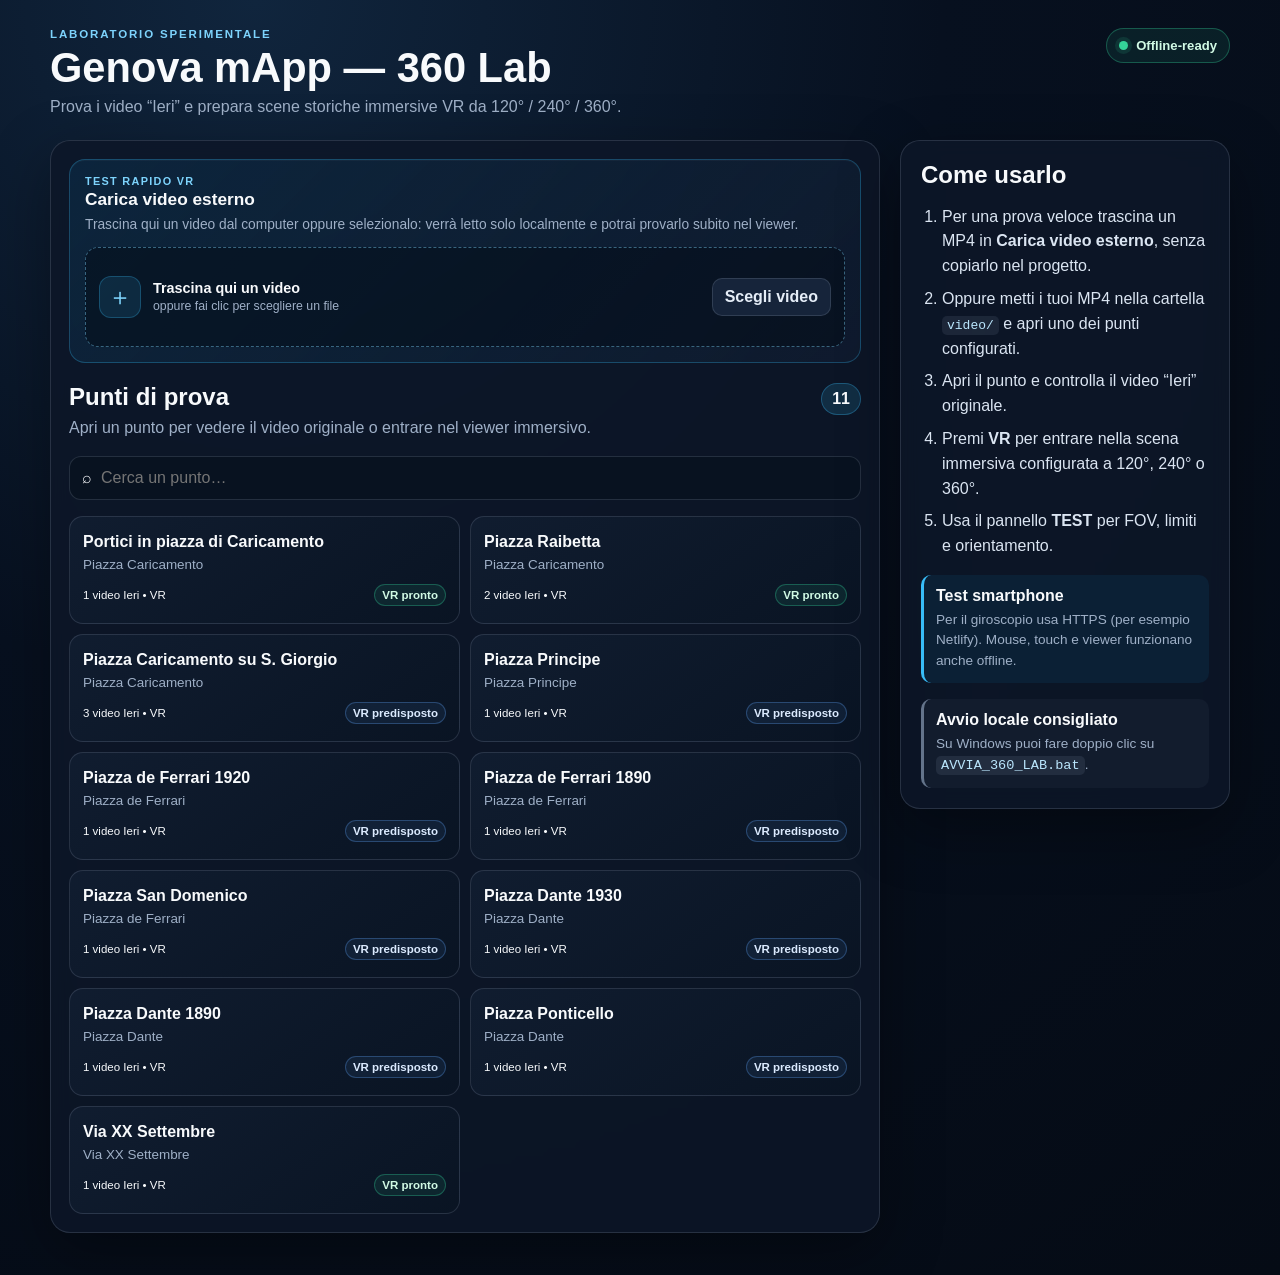
<file: index.html>
<!doctype html>
<html lang="it">
<head>
  <meta charset="utf-8">
  <meta name="viewport" content="width=device-width, initial-scale=1, viewport-fit=cover">
  <meta name="theme-color" content="#07101f">
  <meta name="application-name" content="Genova mApp — 360 Lab">
  <meta name="apple-mobile-web-app-capable" content="yes">
  <meta name="apple-mobile-web-app-status-bar-style" content="black-translucent">
  <meta name="apple-mobile-web-app-title" content="360 Lab">
  <title>Genova mApp — 360 Lab v0.1.9</title>
  <link rel="manifest" href="manifest.webmanifest">
  <link rel="icon" type="image/png" sizes="192x192" href="icons/icon-192.png">
  <link rel="apple-touch-icon" href="icons/icon-192.png">
  <link rel="stylesheet" href="css/style.css?v=0.1.12">
</head>
<body>
  <div class="app-shell">
    <header class="topbar">
      <div>
        <div class="eyebrow">LABORATORIO SPERIMENTALE</div>
        <h1>Genova mApp — 360 Lab</h1>
        <p class="subtitle">Prova i video “Ieri” e prepara scene storiche immersive VR da 120° / 240° / 360°.</p>
      </div>
      <div class="topbar-actions">
        <button id="install-app" class="install-app-btn" type="button" hidden aria-label="Installa Genova mApp 360 Lab sul computer">
          <span aria-hidden="true">⇩</span> Installa 360 Lab
        </button>
        <div class="offline-pill" title="Nessuna libreria esterna necessaria"><span class="dot"></span> Offline-ready</div>
      </div>
    </header>

    <main class="main-grid">
      <section class="catalog-panel">
        <section id="quick-load-panel" class="quick-load-panel" aria-labelledby="quick-load-title">
          <div class="quick-load-copy">
            <div class="quick-load-kicker">TEST RAPIDO VR</div>
            <h2 id="quick-load-title">Carica video esterno</h2>
            <p>Trascina qui un video dal computer oppure selezionalo: verrà letto solo localmente e potrai provarlo subito nel viewer.</p>
          </div>
          <div id="quick-drop-zone" class="quick-drop-zone" tabindex="0" role="button" aria-label="Trascina un video qui oppure premi per selezionarlo dal computer">
            <div class="quick-drop-icon" aria-hidden="true">＋</div>
            <div class="quick-drop-text">
              <strong>Trascina qui un video</strong>
              <span>oppure fai clic per scegliere un file</span>
            </div>
            <button id="quick-pick-file" class="quick-pick-btn" type="button">Scegli video</button>
            <input id="quick-local-file" type="file" accept="video/*" hidden>
          </div>
          <div id="quick-file-info" class="quick-file-info" hidden>
            <div>
              <strong id="quick-file-name">Video selezionato</strong>
              <span id="quick-file-meta">File locale pronto per il test</span>
            </div>
            <div class="quick-file-actions">
              <button id="quick-change-file" class="quick-secondary-btn" type="button">Cambia</button>
              <button id="quick-open-vr" class="quick-vr-btn" type="button">▶ Apri nel TEST VR</button>
            </div>
          </div>
        </section>

        <div class="panel-heading">
          <div>
            <h2>Punti di prova</h2>
            <p>Apri un punto per vedere il video originale o entrare nel viewer immersivo.</p>
          </div>
          <span id="point-count" class="count-badge">0</span>
        </div>
        <label class="search-box">
          <span aria-hidden="true">⌕</span>
          <input id="search-input" type="search" placeholder="Cerca un punto…" autocomplete="off">
        </label>
        <div id="point-list" class="point-list" aria-live="polite"></div>
      </section>

      <aside class="info-panel">
        <h2>Come usarlo</h2>
        <ol>
          <li>Per una prova veloce trascina un MP4 in <strong>Carica video esterno</strong>, senza copiarlo nel progetto.</li>
          <li>Oppure metti i tuoi MP4 nella cartella <code>video/</code> e apri uno dei punti configurati.</li>
          <li>Apri il punto e controlla il video “Ieri” originale.</li>
          <li>Premi <strong>VR</strong> per entrare nella scena immersiva configurata a 120°, 240° o 360°.</li>
          <li>Usa il pannello <strong>TEST</strong> per FOV, limiti e orientamento.</li>
        </ol>
        <div class="note-card">
          <strong>Test smartphone</strong>
          <p>Per il giroscopio usa HTTPS (per esempio Netlify). Mouse, touch e viewer funzionano anche offline.</p>
        </div>
        <div class="note-card compact">
          <strong>Avvio locale consigliato</strong>
          <p>Su Windows puoi fare doppio clic su <code>AVVIA_360_LAB.bat</code>.</p>
        </div>
      </aside>
    </main>
  </div>

  <div id="point-modal" class="modal-backdrop" hidden>
    <section class="qr-modal" role="dialog" aria-modal="true" aria-labelledby="modal-title">
      <header class="qr-header">
        <div>
          <div class="qr-kicker">PUNTO QR — TEST</div>
          <h2 id="modal-title">Punto</h2>
        </div>
        <button id="modal-close" class="icon-btn" type="button" aria-label="Chiudi">×</button>
      </header>

      <div class="media-stage">
        <video id="past-video" playsinline preload="metadata" controls></video>
        <div id="media-empty" class="media-empty">
          <div class="media-empty-icon">▶</div>
          <strong>Video “Ieri” non presente</strong>
          <span>Copia il file indicato in <code>video/</code> oppure selezionalo dal computer.</span>
        </div>
      </div>

      <div class="video-controls">
        <button id="video-play" class="control-btn" type="button" aria-label="Riproduci o pausa">▶</button>
        <input id="video-progress" class="progress" type="range" min="0" max="1000" value="0" aria-label="Posizione video">
        <span id="video-time" class="time">0:00 / 0:00</span>
      </div>

      <div class="media-tabs" aria-label="Modalità">
        <button class="tab-btn is-active" type="button" data-tab="original">Ieri</button>
        <button id="open-vr" class="tab-btn vr-tab" type="button">◉ VR</button>
        <button id="pick-file" class="tab-btn secondary" type="button">File locale…</button>
        <input id="local-file" type="file" accept="video/*,image/*" hidden>
      </div>

      <div class="qr-content">
        <p id="modal-description"></p>
        <div class="media-meta">
          <span id="source-name"></span>
          <span id="source-status" class="status-chip"></span>
        </div>
      </div>

      <footer class="qr-footer">
        <button id="prev-media" class="small-btn" type="button">‹ Precedente</button>
        <span id="media-counter">1 / 1</span>
        <button id="next-media" class="small-btn" type="button">Successivo ›</button>
      </footer>
    </section>
  </div>

  <div id="vr-overlay" class="vr-overlay" hidden>
    <section id="vr-shell" class="vr-shell" aria-label="Viewer immersivo">
      <canvas id="vr-canvas" tabindex="0"></canvas>
      <div id="vr-fallback" class="vr-fallback" hidden>
        <strong>Viewer non disponibile.</strong>
        <span>Il contenuto non può essere visualizzato nel viewer immersivo.</span>
      </div>
      <div id="vr-loader" class="vr-loader" hidden>
        <span class="vr-spinner" aria-hidden="true"></span>
        <strong>Caricamento del video...</strong>
      </div>

      <header class="vr-topbar">
        <div>
          <div class="vr-kicker">GENOVA NEL PASSATO</div>
          <h2 id="vr-title">Panorama</h2>
        </div>
        <div class="vr-top-actions">
          <button id="gyro-btn" class="vr-btn" type="button">📱 Movimento</button>
          <button id="vr-audio" class="vr-btn vr-audio" type="button" aria-label="Silenzia audio" title="Silenzia audio">🔊</button>
          <button id="vr-fullscreen" class="vr-btn" type="button">⛶</button>
          <button id="vr-close" class="vr-btn vr-close" type="button">×</button>
        </div>
      </header>

      <div class="vr-hint" id="vr-hint">Trascina per guardarti intorno • rotellina per lo zoom</div>

      <button id="test-toggle" class="test-toggle" type="button">⚙ TEST</button>
      <aside id="test-panel" class="test-panel" hidden>
        <div class="test-head">
          <strong>Regolazioni scena</strong>
          <button id="test-close" type="button" aria-label="Chiudi pannello test">×</button>
        </div>

        <label>Ampiezza orizzontale (angle)
          <select id="angle-select">
            <option value="120">VR 120°</option>
            <option value="180">VR 180°</option>
            <option value="240">VR 240°</option>
            <option value="360">VR 360°</option>
          </select>
        </label>

        <label>Ampiezza verticale (verticalAngle) <output id="vertical-angle-out">80°</output>
          <input id="vertical-angle-range" type="range" min="10" max="180" value="80">
        </label>

        <div class="ratio-readout">Rapporto angolare <strong id="ratio-out">1.50:1</strong></div>

        <label>Proiezione (projection)
          <select id="projection-select">
            <option value="flatvr">Video/foto VR adattato</option>
            <option value="equirect">Panorama equirettangolare</option>
          </select>
        </label>

        <label>Ampiezza visuale / zoom (fov) <output id="fov-out">80°</output>
          <input id="fov-range" type="range" min="35" max="110" value="80">
        </label>

        <label>Orientamento orizzontale iniziale (yaw) <output id="yaw-out">0°</output>
          <input id="yaw-range" type="range" min="-180" max="180" value="0">
        </label>

        <label>Orientamento verticale iniziale (pitch) <output id="pitch-out">0°</output>
          <input id="pitch-range" type="range" min="-75" max="75" value="0">
        </label>

        <label>Limite sinistro (minYaw) <output id="min-yaw-out">-90°</output>
          <input id="min-yaw-range" type="range" min="-180" max="0" value="-90">
        </label>
        <label>Limite destro (maxYaw) <output id="max-yaw-out">90°</output>
          <input id="max-yaw-range" type="range" min="0" max="180" value="90">
        </label>
        <label>Limite verso il basso (minPitch) <output id="min-pitch-out">-40°</output>
          <input id="min-pitch-range" type="range" min="-85" max="0" value="-40">
        </label>
        <label>Limite verso l’alto (maxPitch) <output id="max-pitch-out">40°</output>
          <input id="max-pitch-range" type="range" min="0" max="85" value="40">
        </label>

        <label class="switch-row"><input id="auto-rotate" type="checkbox"> Rotazione automatica lenta</label>

        <div class="test-actions single">
          <button id="reset-view" type="button">Reset visuale</button>
        </div>
        <p id="vr-source-info" class="source-info"></p>
      </aside>
    </section>
  </div>

  <script src="js/punti.js?v=0.1.12"></script>
  <script src="js/vr-viewer.js?v=0.1.12"></script>
  <script src="js/app.js?v=0.1.12"></script>
</body>
</html>
</file>
<file: css/style.css>
[hidden]{display:none!important}
:root{
  color-scheme:dark;
  --bg:#07101f;--panel:#0d1728;--panel2:#111d31;--line:rgba(148,163,184,.20);
  --text:#f8fafc;--muted:#9fb0c7;--blue:#38bdf8;--blue2:#0ea5e9;--green:#34d399;
  --amber:#fbbf24;--red:#fb7185;--shadow:0 20px 60px rgba(0,0,0,.35)
}
*{box-sizing:border-box}html,body{margin:0;min-height:100%;background:radial-gradient(circle at 20% 0,#10253d 0,#07101f 42%,#050b15 100%);color:var(--text);font-family:Inter,Segoe UI,Roboto,Arial,sans-serif}button,input,select{font:inherit}button{color:inherit}.app-shell{width:min(1180px,calc(100% - 32px));margin:0 auto;padding:28px 0 42px}.topbar{display:flex;justify-content:space-between;gap:24px;align-items:flex-start;margin-bottom:24px}.eyebrow,.qr-kicker,.vr-kicker{font-size:.72rem;font-weight:900;letter-spacing:.16em;color:#7dd3fc}.topbar h1{margin:.25rem 0 .35rem;font-size:clamp(1.65rem,4vw,2.6rem)}.subtitle{margin:0;color:var(--muted);max-width:720px}.offline-pill{display:flex;align-items:center;gap:8px;border:1px solid rgba(52,211,153,.32);background:rgba(52,211,153,.09);padding:9px 12px;border-radius:999px;color:#d1fae5;font-size:.82rem;font-weight:800;white-space:nowrap}.dot{width:9px;height:9px;border-radius:50%;background:var(--green);box-shadow:0 0 0 4px rgba(52,211,153,.12)}.main-grid{display:grid;grid-template-columns:minmax(0,1fr) 330px;gap:20px}.catalog-panel,.info-panel{border:1px solid var(--line);background:rgba(13,23,40,.86);border-radius:20px;box-shadow:var(--shadow);backdrop-filter:blur(10px)}.catalog-panel{padding:18px}.info-panel{padding:20px;align-self:start}.panel-heading{display:flex;justify-content:space-between;gap:20px;align-items:flex-start}.panel-heading h2,.info-panel h2{margin:0 0 5px}.panel-heading p,.info-panel p{margin:0;color:var(--muted);line-height:1.5}.count-badge{background:rgba(56,189,248,.14);border:1px solid rgba(56,189,248,.3);padding:6px 10px;border-radius:999px;font-weight:900}.search-box{margin:16px 0;display:flex;align-items:center;gap:9px;border:1px solid var(--line);background:#081220;border-radius:12px;padding:0 12px}.search-box input{width:100%;min-width:0;border:0;outline:0;background:transparent;color:var(--text);padding:12px 0;font-size:16px}.point-list{display:grid;grid-template-columns:repeat(2,minmax(0,1fr));gap:10px}.point-card{border:1px solid var(--line);background:linear-gradient(145deg,rgba(17,29,49,.95),rgba(10,20,36,.95));border-radius:14px;padding:13px;text-align:left;cursor:pointer;transition:.16s ease;min-height:108px}.point-card:hover{border-color:rgba(56,189,248,.55);transform:translateY(-1px)}.point-card:focus-visible,.tab-btn:focus-visible,.vr-btn:focus-visible,.small-btn:focus-visible{outline:2px solid var(--blue);outline-offset:2px}.point-card h3{margin:0 0 5px;font-size:1rem}.point-card p{margin:0;color:var(--muted);font-size:.84rem;line-height:1.4}.point-meta{margin-top:10px;display:flex;align-items:center;justify-content:space-between;gap:8px;font-size:.72rem}.status{padding:4px 7px;border-radius:999px;font-weight:800;border:1px solid}.status-ready{color:#d1fae5;border-color:rgba(52,211,153,.32);background:rgba(52,211,153,.09)}.status-test{color:#fef3c7;border-color:rgba(251,191,36,.3);background:rgba(251,191,36,.08)}.status-source{color:#dbeafe;border-color:rgba(96,165,250,.3);background:rgba(96,165,250,.08)}.info-panel ol{padding-left:21px;color:#dbe5f2;line-height:1.55}.info-panel li+li{margin-top:8px}.info-panel code,.media-empty code{background:rgba(148,163,184,.12);padding:2px 5px;border-radius:5px;color:#bae6fd}.note-card{margin-top:16px;border-left:3px solid var(--blue);background:rgba(14,165,233,.08);padding:12px;border-radius:10px}.note-card.compact{border-left-color:#64748b;background:rgba(100,116,139,.08)}.note-card p{font-size:.85rem;margin-top:5px}.modal-backdrop{position:fixed;inset:0;background:rgba(2,6,12,.76);display:grid;place-items:center;padding:20px;z-index:50;backdrop-filter:blur(5px)}.modal-backdrop[hidden],.vr-overlay[hidden]{display:none!important}.qr-modal{width:min(590px,100%);max-height:calc(100vh - 40px);overflow:auto;border:1px solid rgba(148,163,184,.24);border-radius:18px;background:#0b1628;box-shadow:0 26px 90px rgba(0,0,0,.6)}.qr-header{display:flex;align-items:center;justify-content:space-between;gap:12px;padding:15px 16px;border-bottom:1px solid var(--line)}.qr-header h2{margin:3px 0 0;font-size:1.2rem}.icon-btn{width:38px;height:38px;border-radius:10px;border:1px solid var(--line);background:#132238;font-size:1.6rem;cursor:pointer}.media-stage{position:relative;aspect-ratio:16/9;background:#02060b;display:grid;place-items:center;overflow:hidden}.media-stage video{width:100%;height:100%;object-fit:contain;background:#000}.media-empty{position:absolute;inset:0;display:flex;flex-direction:column;align-items:center;justify-content:center;text-align:center;gap:7px;color:var(--muted);padding:22px;background:radial-gradient(circle,#122238,#050a12)}.media-empty strong{color:var(--text)}.media-empty-icon{font-size:2rem;color:#7dd3fc}.video-controls{display:flex;align-items:center;gap:8px;padding:7px 10px;background:#070e1b;border-top:1px solid var(--line);border-bottom:1px solid var(--line)}.control-btn{width:34px;height:34px;border:1px solid var(--line);border-radius:8px;background:#172438;cursor:pointer}.progress{flex:1;min-width:70px;accent-color:var(--blue)}.time{font-size:.72rem;color:#cbd5e1;font-variant-numeric:tabular-nums;white-space:nowrap}.media-tabs{display:flex;gap:7px;padding:11px 12px;border-bottom:1px solid var(--line);flex-wrap:wrap}.tab-btn,.small-btn{border:1px solid var(--line);background:#16243a;border-radius:10px;padding:9px 13px;font-weight:800;cursor:pointer}.tab-btn.is-active{border-color:rgba(56,189,248,.65);background:rgba(14,165,233,.19)}.vr-tab{border-color:rgba(56,189,248,.55);background:linear-gradient(135deg,rgba(14,165,233,.22),rgba(56,189,248,.09))}.tab-btn.secondary{margin-left:auto;color:#cbd5e1}.qr-content{padding:13px 15px}.qr-content p{margin:0;color:#d3dceb;line-height:1.55}.media-meta{display:flex;gap:8px;align-items:center;justify-content:space-between;margin-top:11px;color:var(--muted);font-size:.76rem;flex-wrap:wrap}.status-chip{border:1px solid var(--line);border-radius:999px;padding:4px 7px}.qr-footer{display:flex;align-items:center;justify-content:space-between;gap:10px;padding:11px 13px;border-top:1px solid var(--line);background:rgba(15,23,42,.35)}.small-btn{padding:8px 10px;font-size:.82rem}.small-btn:disabled{opacity:.4;cursor:not-allowed}.vr-overlay{position:fixed;inset:0;background:#000;z-index:80}.vr-shell{position:absolute;inset:0;overflow:hidden;background:#000}.vr-shell canvas{display:block;width:100%;height:100%;touch-action:none;cursor:grab;outline:0}.vr-shell canvas:active{cursor:grabbing}.vr-topbar{position:absolute;top:0;left:0;right:0;display:flex;align-items:center;justify-content:space-between;gap:12px;padding:calc(12px + env(safe-area-inset-top)) 14px 12px;background:linear-gradient(to bottom,rgba(0,0,0,.74),transparent);pointer-events:none}.vr-topbar>*{pointer-events:auto}.vr-topbar h2{margin:3px 0 0;font-size:1.05rem;text-shadow:0 2px 8px #000}.vr-top-actions{display:flex;gap:7px}.vr-btn{min-width:42px;height:42px;border:1px solid rgba(255,255,255,.23);border-radius:10px;background:rgba(7,14,27,.72);backdrop-filter:blur(8px);font-weight:800;cursor:pointer}.vr-btn.is-on{border-color:rgba(52,211,153,.7);background:rgba(5,150,105,.35)}.vr-close{font-size:1.45rem}.vr-hint{position:absolute;left:50%;bottom:18px;transform:translateX(-50%);background:rgba(7,14,27,.72);border:1px solid rgba(255,255,255,.18);padding:8px 12px;border-radius:999px;font-size:.78rem;white-space:nowrap;backdrop-filter:blur(8px);pointer-events:none}.test-toggle{position:absolute;right:14px;top:76px;bottom:auto;border:1px solid rgba(255,255,255,.2);background:rgba(7,14,27,.78);border-radius:10px;padding:10px 12px;font-weight:900;cursor:pointer}.test-panel{position:absolute;right:14px;top:126px;bottom:auto;width:min(330px,calc(100% - 28px));max-height:calc(100% - 145px);overflow:auto;border:1px solid rgba(255,255,255,.2);background:rgba(7,14,27,.94);backdrop-filter:blur(12px);border-radius:14px;padding:13px;box-shadow:0 18px 55px rgba(0,0,0,.5)}.test-panel label{display:grid;gap:6px;margin-top:11px;color:#dbe5f2;font-size:.82rem}.test-panel select,.test-panel input[type=range]{width:100%}.test-panel select{border:1px solid var(--line);background:#132238;color:var(--text);border-radius:8px;padding:8px}.test-head{display:flex;justify-content:space-between;align-items:center}.test-head button{border:0;background:transparent;color:#fff;font-size:1.2rem;cursor:pointer}.test-panel output{float:right;color:#7dd3fc}.switch-row{display:flex!important;grid-template-columns:auto 1fr;align-items:center;gap:8px!important}.test-actions{display:grid;grid-template-columns:1fr 1fr;gap:8px;margin-top:13px}.test-actions button{border:1px solid var(--line);background:#172438;color:#fff;border-radius:9px;padding:9px;cursor:pointer}.ratio-readout{margin-top:11px;padding:8px 10px;border:1px solid var(--line);border-radius:8px;background:rgba(19,34,56,.55);color:#dbe5f2;font-size:.82rem;display:flex;justify-content:space-between;gap:12px}.ratio-readout strong{color:#7dd3fc}.source-info{margin:10px 0 0!important;color:var(--muted);font-size:.73rem;word-break:break-all}.vr-fallback{position:absolute;inset:0;display:grid;place-content:center;text-align:center;gap:8px;background:#07101f;color:var(--muted)}.vr-fallback strong{color:#fff}.empty-list{padding:24px;text-align:center;color:var(--muted);border:1px dashed var(--line);border-radius:12px}
@media(max-width:820px){.main-grid{grid-template-columns:1fr}.info-panel{order:2}.point-list{grid-template-columns:1fr 1fr}.topbar{align-items:center}.offline-pill{display:none}}
@media(max-width:560px){.app-shell{width:min(100% - 20px,1180px);padding-top:16px}.topbar{margin-bottom:14px}.subtitle{font-size:.9rem}.point-list{grid-template-columns:1fr}.catalog-panel{padding:12px;border-radius:15px}.info-panel{padding:15px;border-radius:15px}.modal-backdrop{padding:10px;align-items:end}.qr-modal{max-height:calc(100vh - 20px);border-radius:16px}.tab-btn{flex:1 1 auto}.tab-btn.secondary{margin-left:0}.video-controls{gap:5px}.time{font-size:.65rem}.vr-topbar{align-items:flex-start}.vr-top-actions{gap:5px}.vr-btn{min-width:40px;height:40px}.vr-btn:first-child{font-size:0}.vr-btn:first-child::after{content:'📱';font-size:18px}.vr-hint{bottom:76px;max-width:calc(100% - 24px);white-space:normal;text-align:center}.test-toggle{top:72px;bottom:auto}}

/* 360 Lab v0.1.7 */
.vr-loader{position:absolute;inset:0;z-index:8;display:flex;flex-direction:column;align-items:center;justify-content:center;gap:12px;background:rgba(3,8,18,.86);color:#fff;text-align:center;pointer-events:none}.vr-loader[hidden]{display:none!important}.vr-spinner{width:36px;height:36px;border:3px solid rgba(255,255,255,.22);border-top-color:#7dd3fc;border-radius:50%;animation:vr-spin .8s linear infinite}.vr-audio{font-size:1.05rem}.test-actions.single{grid-template-columns:1fr}.tab-btn[hidden],.vr-btn[hidden]{display:none!important}@keyframes vr-spin{to{transform:rotate(360deg)}}@media(prefers-reduced-motion:reduce){.vr-spinner{animation:none;border-top-color:#fff}}


/* Test rapido: caricamento video esterno */
.quick-load-panel{margin-bottom:20px;padding:15px;border:1px solid rgba(56,189,248,.28);border-radius:16px;background:linear-gradient(135deg,rgba(14,165,233,.10),rgba(17,29,49,.72));box-shadow:inset 0 1px 0 rgba(255,255,255,.03)}
.quick-load-copy h2{margin:2px 0 5px;font-size:1.08rem}.quick-load-copy p{margin:0;color:var(--muted);font-size:.86rem;line-height:1.45}.quick-load-kicker{color:#7dd3fc;font-size:.68rem;font-weight:900;letter-spacing:.12em}
.quick-drop-zone{margin-top:12px;min-height:100px;border:1px dashed rgba(125,211,252,.42);border-radius:13px;background:rgba(4,13,25,.54);display:flex;align-items:center;gap:12px;padding:13px;cursor:pointer;transition:.16s ease}
.quick-drop-zone:hover,.quick-drop-zone:focus-visible,.quick-drop-zone.is-dragging{border-color:#7dd3fc;background:rgba(14,165,233,.12);outline:none}.quick-drop-zone.is-dragging{transform:translateY(-1px);box-shadow:0 0 0 3px rgba(56,189,248,.10)}
.quick-drop-icon{display:grid;place-items:center;flex:0 0 42px;width:42px;height:42px;border-radius:12px;background:rgba(56,189,248,.12);border:1px solid rgba(56,189,248,.26);font-size:1.5rem;color:#7dd3fc}.quick-drop-text{display:flex;flex:1;min-width:0;flex-direction:column;gap:3px}.quick-drop-text strong{font-size:.9rem}.quick-drop-text span{color:var(--muted);font-size:.77rem}
.quick-pick-btn,.quick-secondary-btn,.quick-vr-btn{border:1px solid var(--line);border-radius:10px;padding:9px 12px;font-weight:800;cursor:pointer;white-space:nowrap}.quick-pick-btn,.quick-secondary-btn{background:#16243a;color:#e5edf7}.quick-vr-btn{border-color:rgba(56,189,248,.55);background:linear-gradient(135deg,rgba(14,165,233,.32),rgba(56,189,248,.15));color:#fff}.quick-pick-btn:hover,.quick-secondary-btn:hover,.quick-vr-btn:hover{border-color:rgba(125,211,252,.7)}
.quick-file-info{margin-top:12px;border:1px solid rgba(52,211,153,.28);border-radius:13px;background:rgba(52,211,153,.06);padding:12px;display:flex;align-items:center;justify-content:space-between;gap:12px}.quick-file-info[hidden]{display:none!important}.quick-file-info>div:first-child{min-width:0;display:flex;flex-direction:column;gap:4px}.quick-file-info strong{overflow:hidden;text-overflow:ellipsis;white-space:nowrap}.quick-file-info span{color:var(--muted);font-size:.75rem}.quick-file-actions{display:flex;gap:7px;flex:0 0 auto}
@media(max-width:620px){.quick-drop-zone{align-items:flex-start;flex-wrap:wrap}.quick-pick-btn{width:100%}.quick-file-info{align-items:stretch;flex-direction:column}.quick-file-actions{display:grid;grid-template-columns:auto 1fr}.quick-vr-btn{white-space:normal}}


/* PWA installazione desktop - 360 Lab v0.1.9 */
.topbar-actions{display:flex;align-items:center;gap:9px;flex-wrap:wrap;justify-content:flex-end}
.install-app-btn{display:inline-flex;align-items:center;gap:7px;border:1px solid rgba(56,189,248,.48);border-radius:999px;background:linear-gradient(135deg,rgba(14,165,233,.22),rgba(56,189,248,.10));color:#eaf7ff;padding:8px 12px;font-size:.78rem;font-weight:900;cursor:pointer;box-shadow:inset 0 1px 0 rgba(255,255,255,.05);transition:.16s ease}
.install-app-btn:hover,.install-app-btn:focus-visible{border-color:#7dd3fc;background:rgba(14,165,233,.28);outline:none;transform:translateY(-1px)}
.install-app-btn[hidden]{display:none!important}
.install-app-btn span{font-size:1rem;line-height:1}
@media(max-width:820px){.topbar-actions{justify-content:flex-start}.install-app-btn{font-size:.75rem}}
</file>
